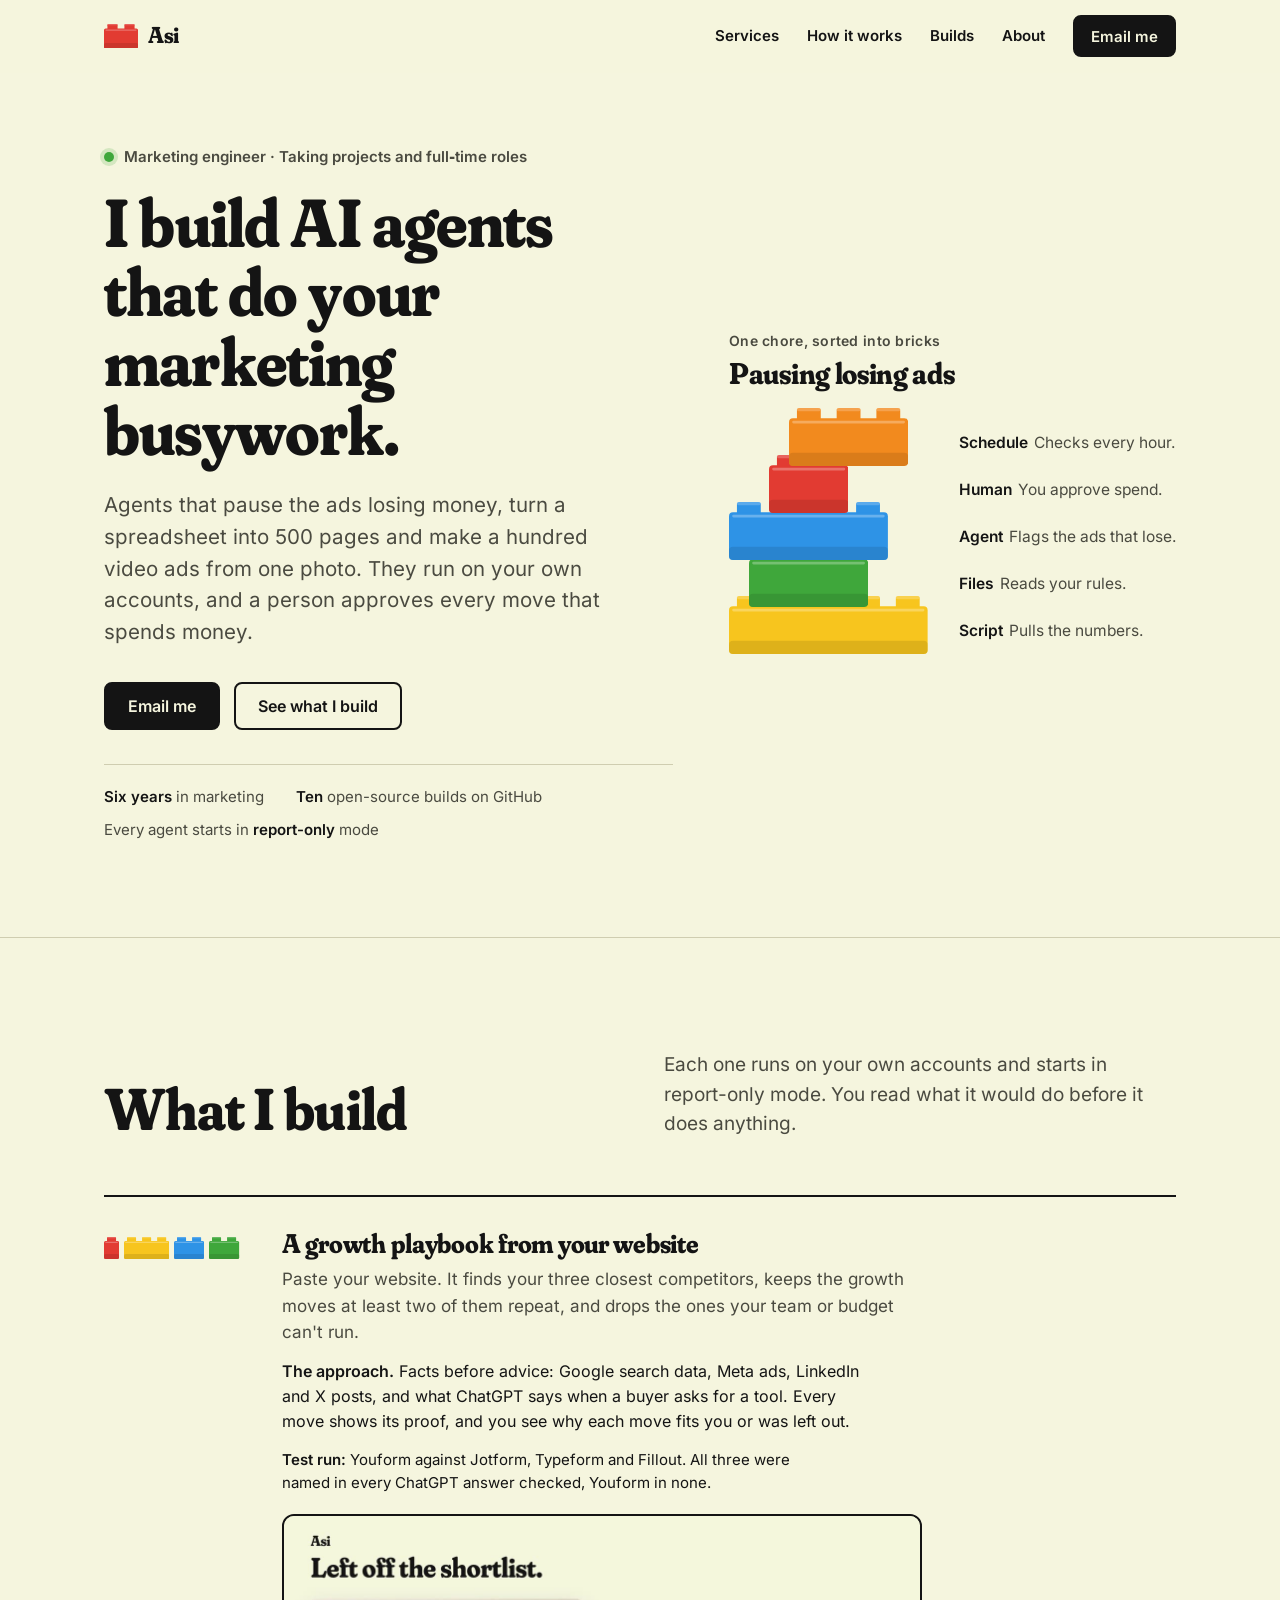
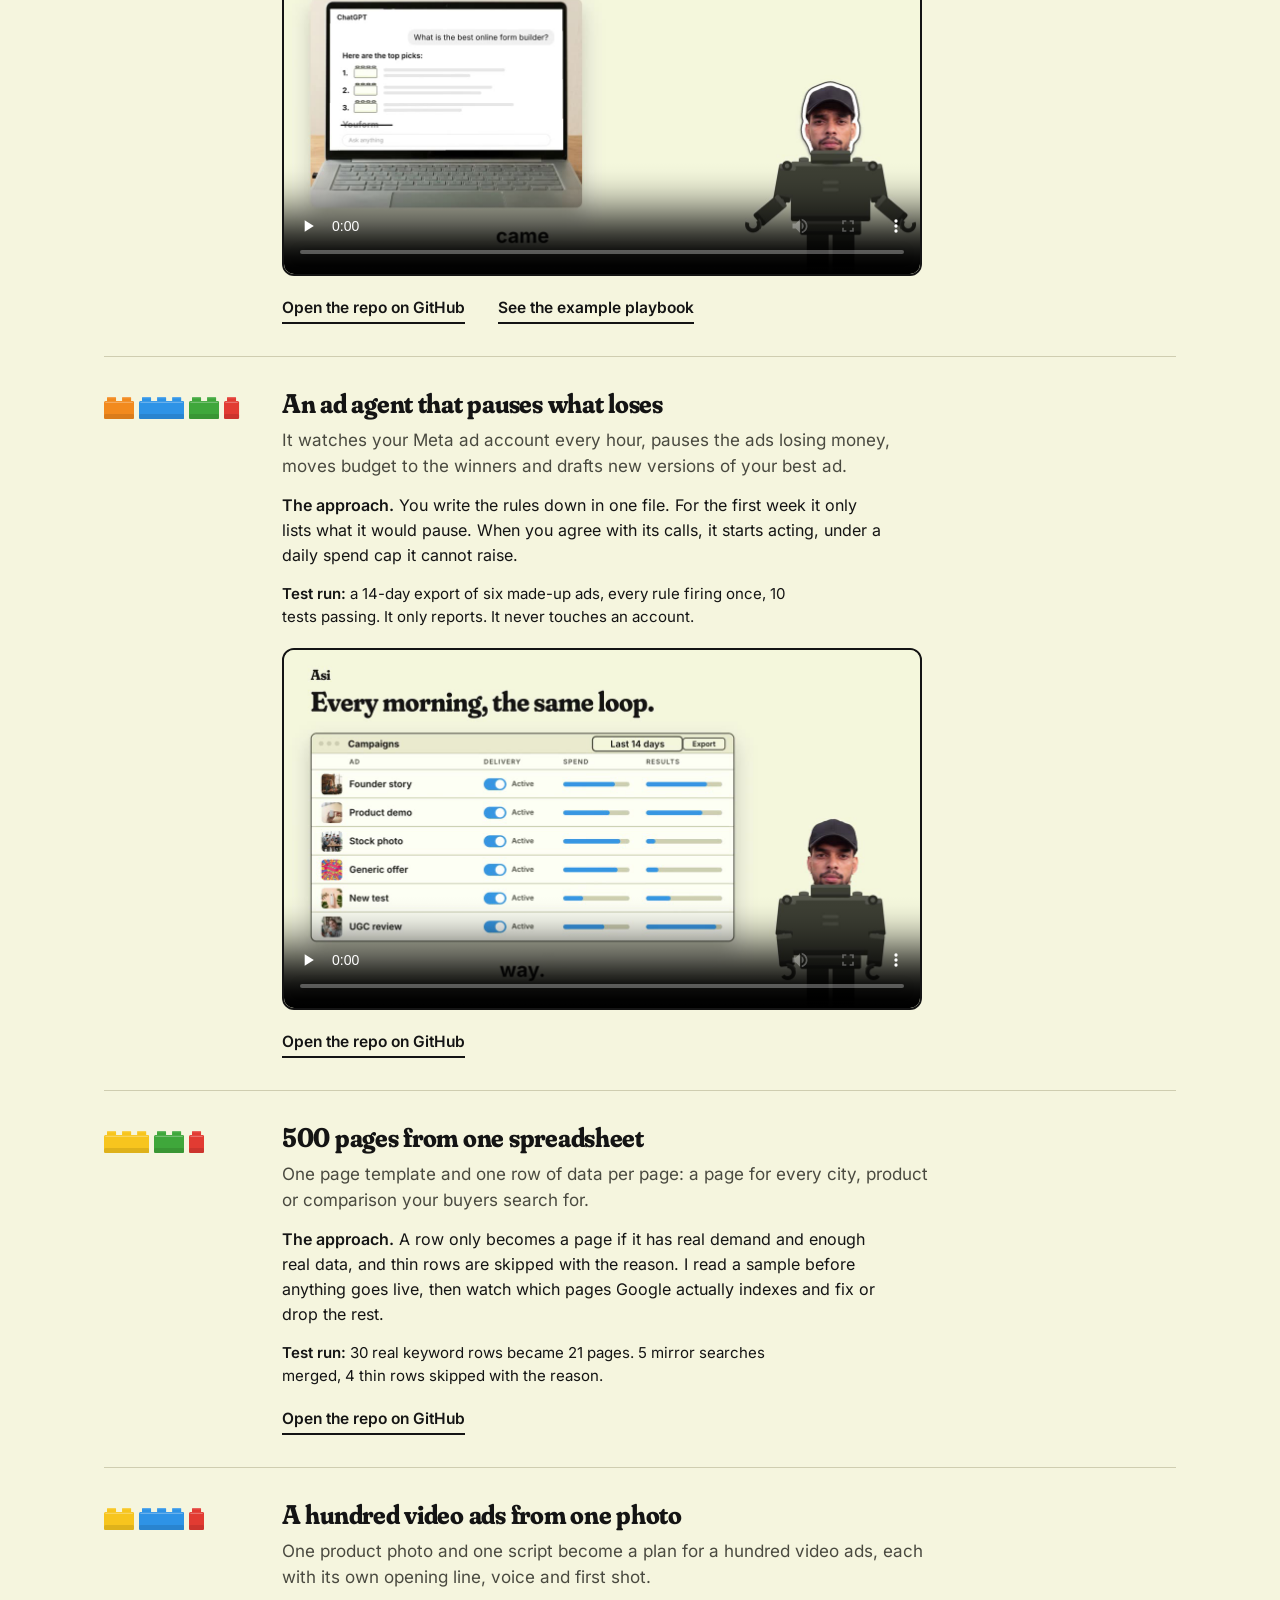
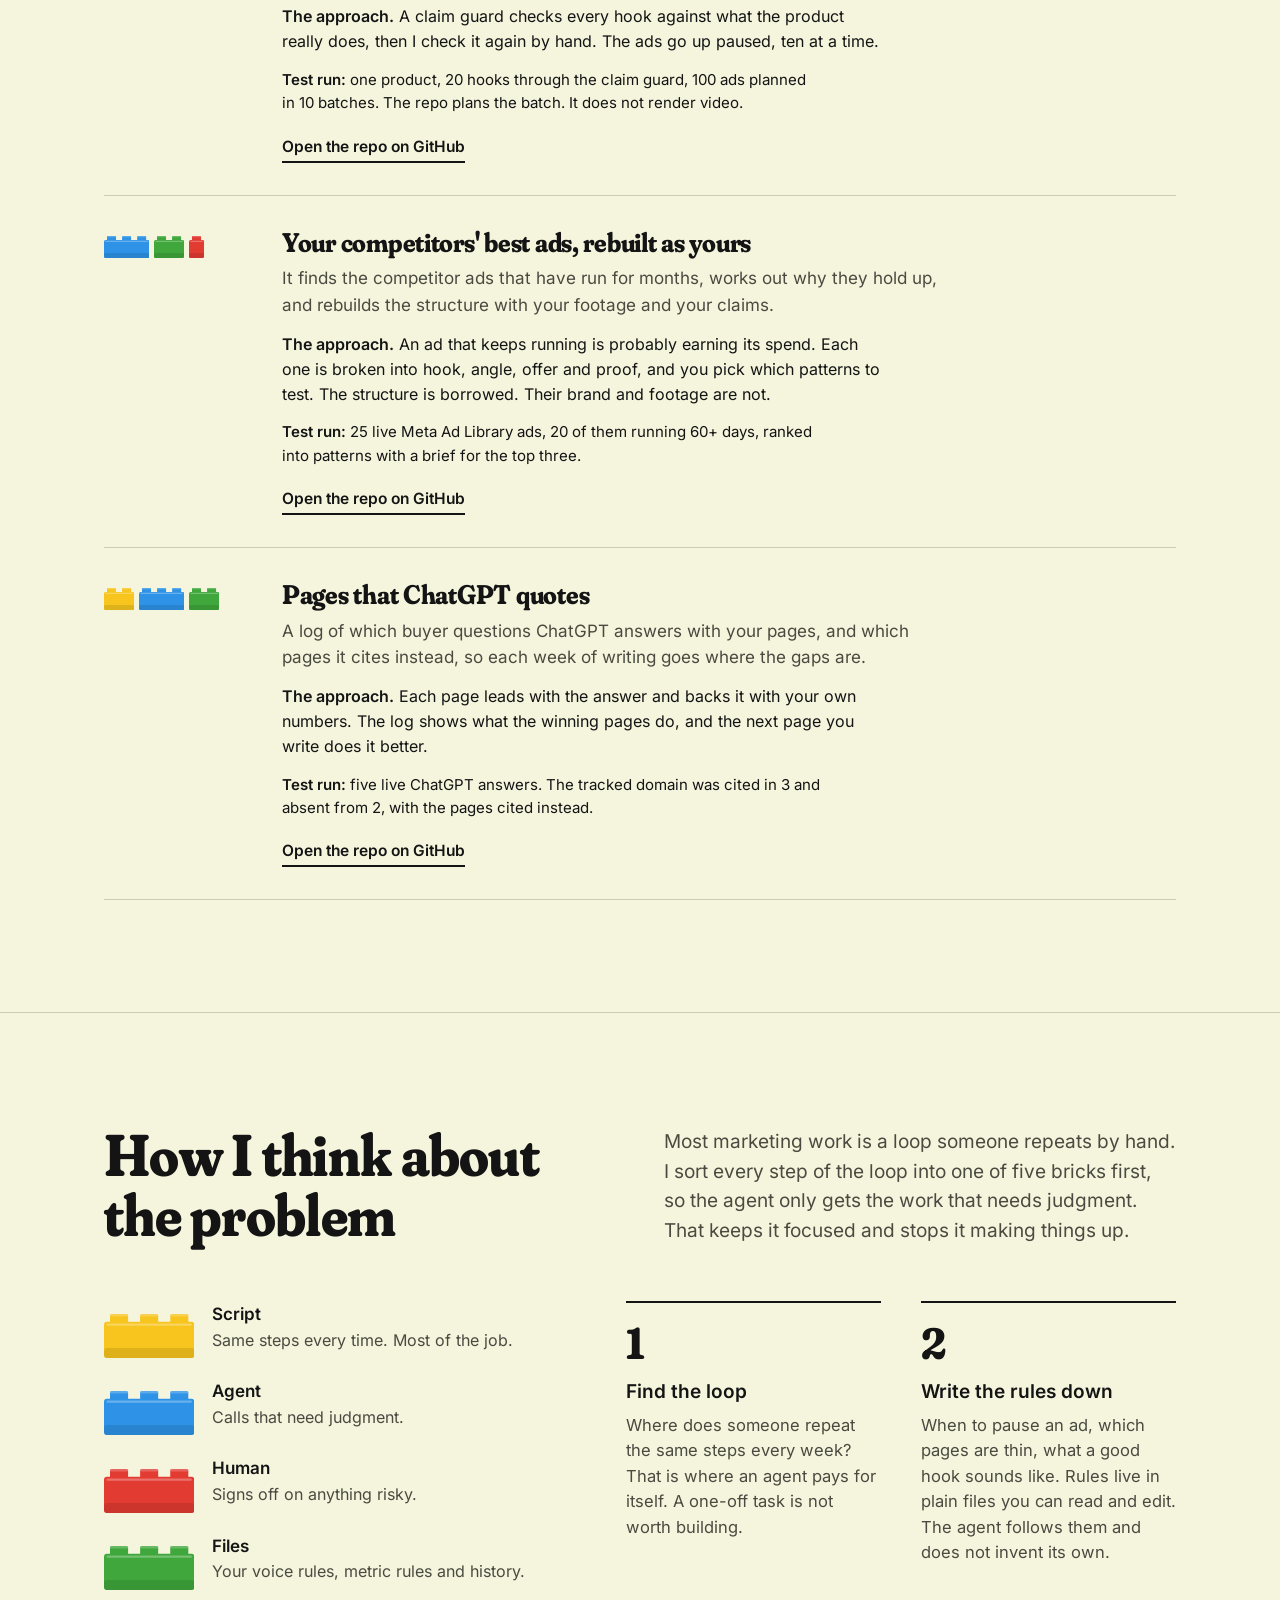
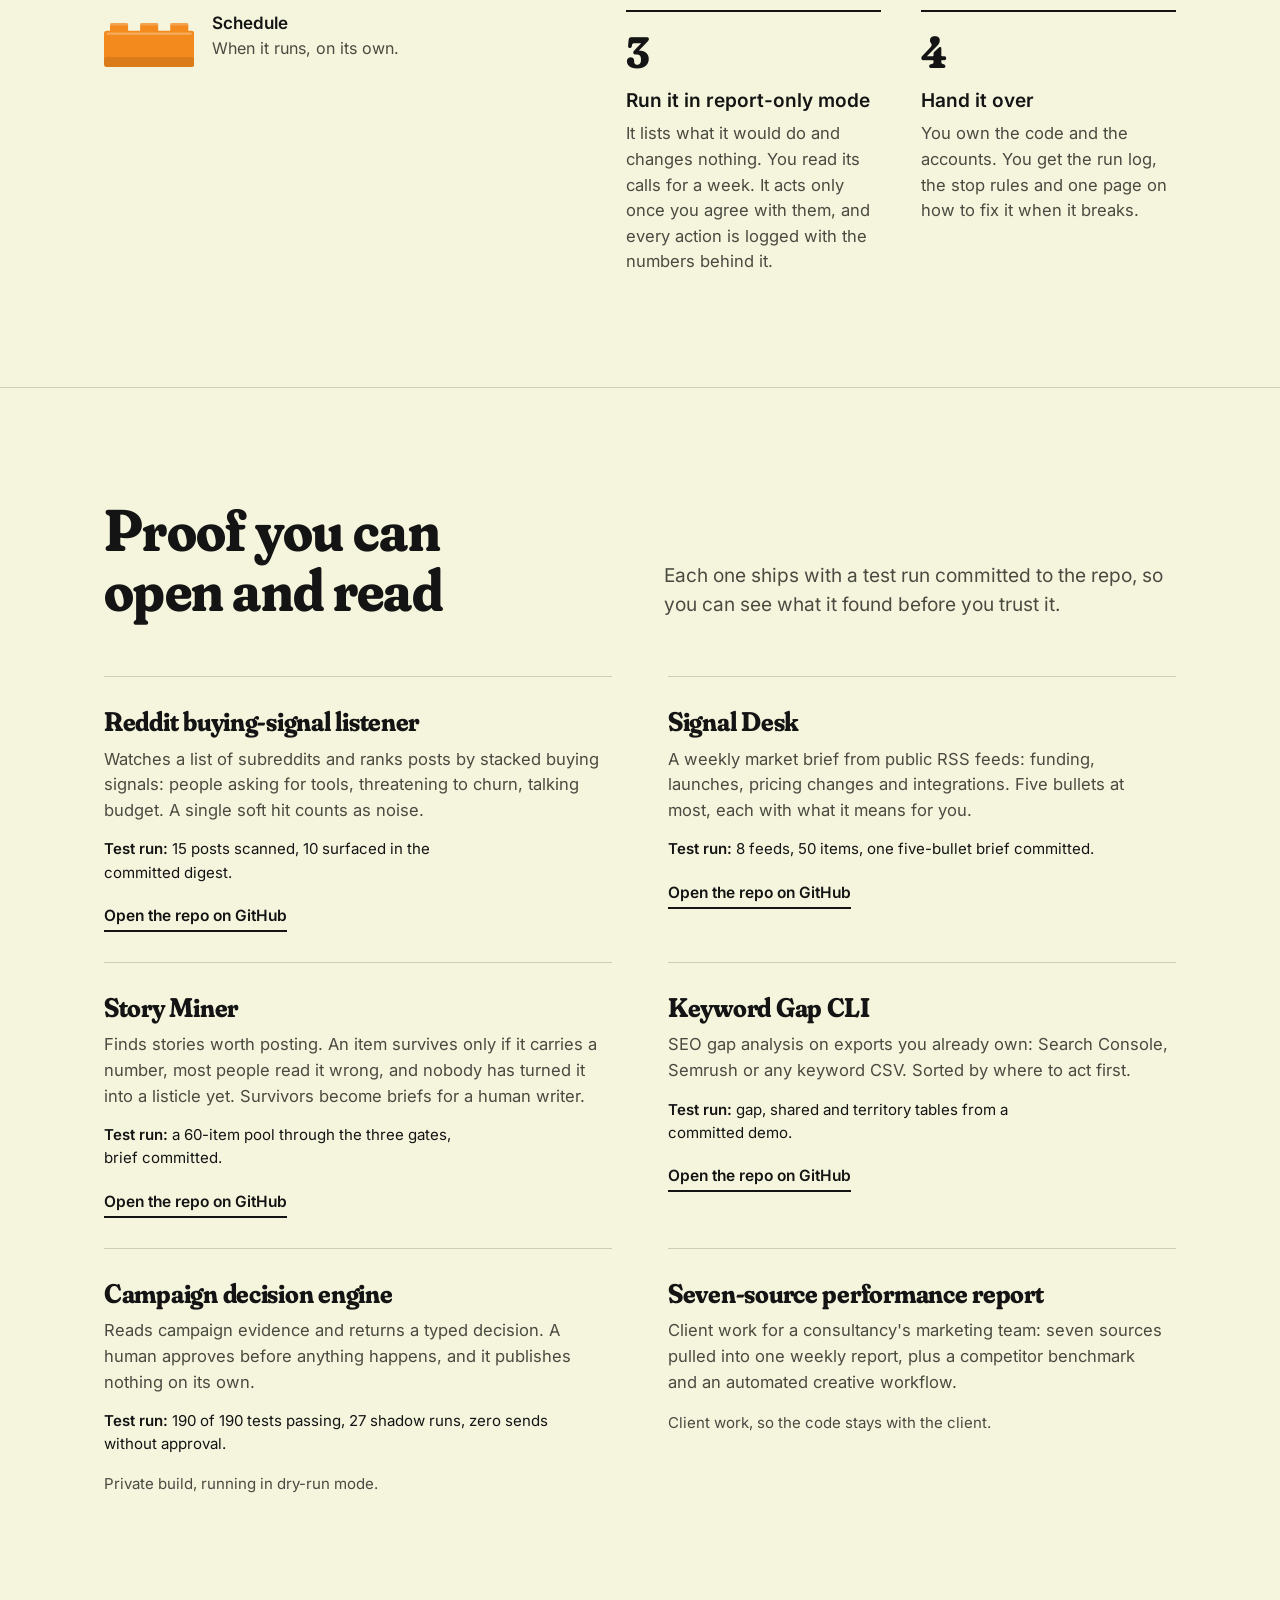
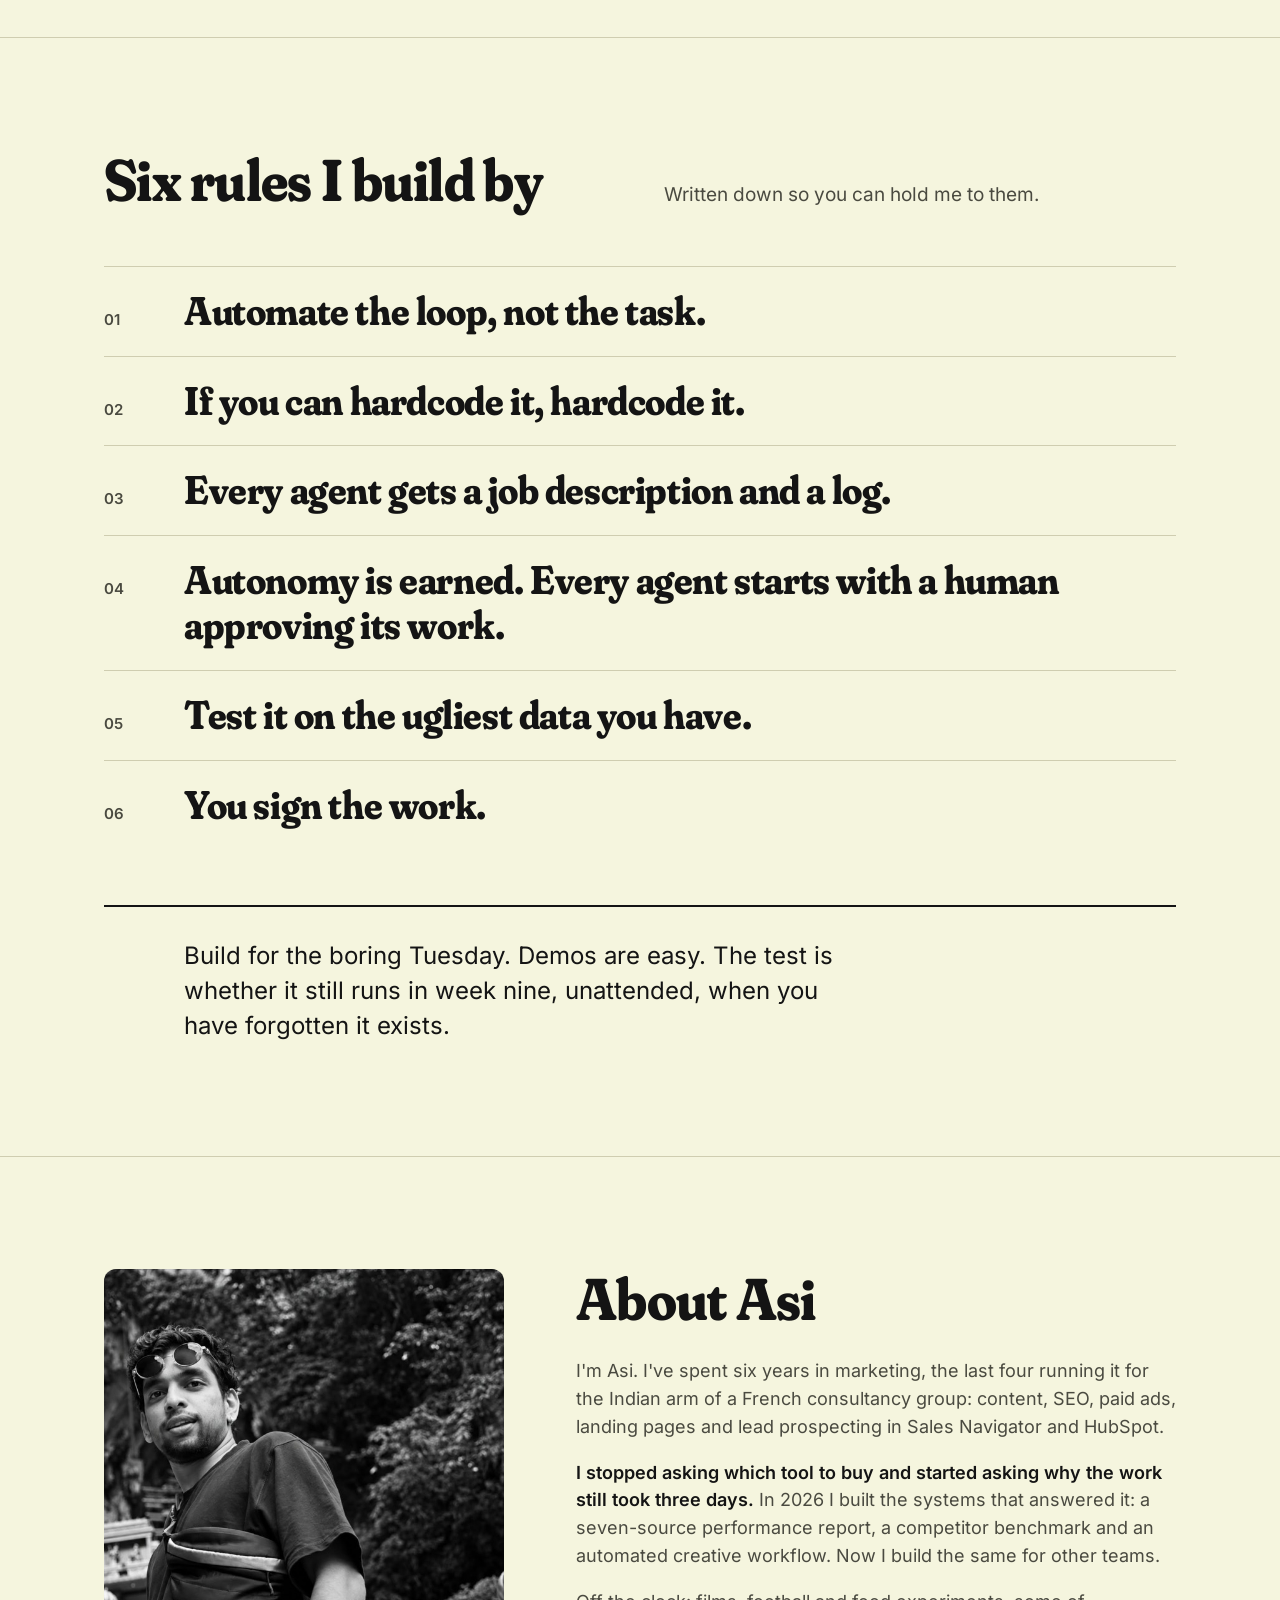
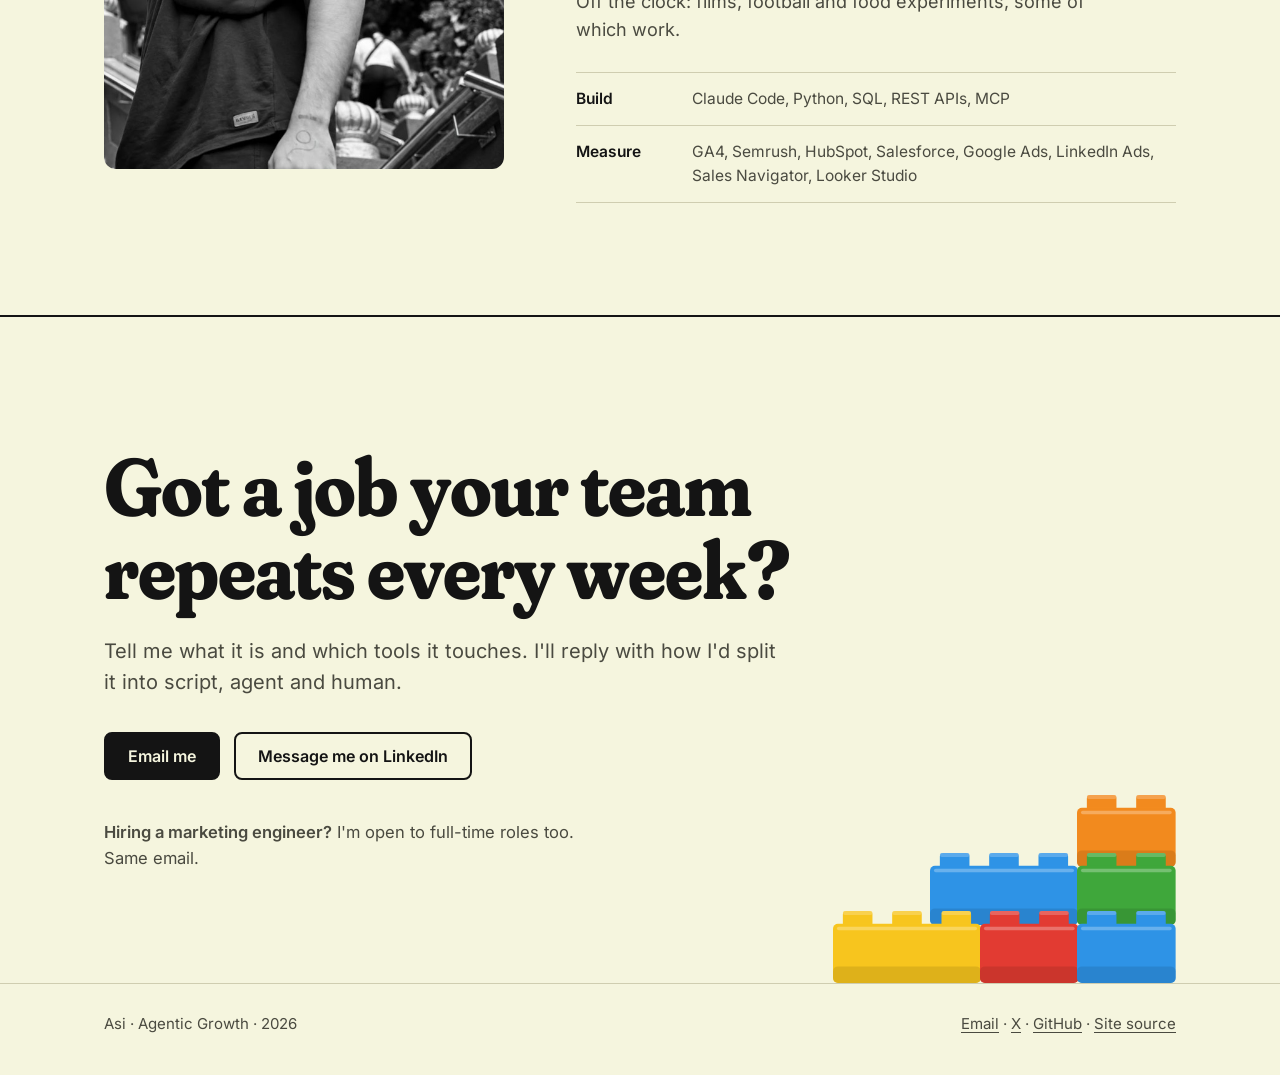
<file: index.html>
<!DOCTYPE html>
<html lang="en">
<head>
<meta charset="utf-8">
<meta name="viewport" content="width=device-width, initial-scale=1">
<title>Asi · AI agents for marketing teams</title>
<meta name="description" content="I build AI agents for marketing: ones that pause losing ads, turn a spreadsheet into 500 pages and make video ads in bulk. Built on your own accounts, handed over working.">
<meta property="og:title" content="Asi · AI agents for marketing teams">
<meta property="og:description" content="I build AI agents that do your marketing busywork: ad agents, search pages, video ads. Built on your accounts.">
<meta property="og:image" content="https://assisdevassy.com/og.png">
<meta property="og:type" content="website">
<meta name="twitter:card" content="summary_large_image">
<meta name="twitter:site" content="@_a31d_">
<meta name="theme-color" content="#F5F5DE">
<link rel="canonical" href="https://assisdevassy.com/">
<link rel="icon" type="image/png" sizes="32x32" href="favicon-32.png">
<link rel="apple-touch-icon" sizes="180x180" href="favicon-180.png">
<link rel="icon" type="image/png" sizes="512x512" href="favicon-512.png">
<link rel="preload" href="fonts/fraunces-latin-full-normal.woff2" as="font" type="font/woff2" crossorigin>
<style>
@font-face{font-family:"Fraunces";src:url(fonts/fraunces-latin-full-normal.woff2) format("woff2");font-weight:100 900;font-display:swap}
@font-face{font-family:"Inter";src:url(fonts/inter-latin-400-normal.woff2) format("woff2");font-weight:400;font-display:swap}
@font-face{font-family:"Inter";src:url(fonts/inter-latin-600-normal.woff2) format("woff2");font-weight:600;font-display:swap}
:root{
  --cream:#F5F5DE; --cream-deep:#E9E8CC; --hairline:#CFCDB0;
  --ink:#141414; --ink-2:#4A4A40;
  --y:#F7C51E; --b:#2E93E6; --r:#E23B32; --g:#3FA73B; --o:#F28A1E;
  --display:"Cooper BT","Cooper Std","Fraunces",Georgia,serif;
  --text:"Inter",system-ui,-apple-system,sans-serif;
  --edge:clamp(20px,5vw,72px);
}
*,*::before,*::after{box-sizing:border-box;margin:0;padding:0}
html{scroll-behavior:smooth;scroll-padding-top:84px}
body{background:var(--cream);color:var(--ink);font-family:var(--text);font-size:18px;line-height:1.55;-webkit-font-smoothing:antialiased;text-rendering:optimizeLegibility}
::selection{background:var(--y);color:var(--ink)}
a{color:inherit}
img,svg{display:block}
h1,h2,h3{text-wrap:balance}
p,li{text-wrap:pretty}
.mark{white-space:nowrap}
.wrap{max-width:1200px;margin:0 auto;padding:0 var(--edge)}
.d{font-family:var(--display);font-weight:700;font-variation-settings:"SOFT" 100,"WONK" 0,"opsz" 144;letter-spacing:-.012em;line-height:1.02}
.skip{position:absolute;left:12px;top:-60px;background:var(--ink);color:var(--cream);padding:10px 14px;border-radius:6px;z-index:50}
.skip:focus{top:12px}
:focus-visible{outline:3px solid var(--b);outline-offset:3px;border-radius:4px}

/* nav */
.nav{position:sticky;top:0;z-index:20;background:rgba(245,245,222,.94);backdrop-filter:saturate(1.2) blur(6px);border-bottom:1px solid transparent;transition:border-color .2s}
.nav.scrolled{border-bottom-color:var(--hairline)}
.nav .wrap{display:flex;align-items:center;justify-content:space-between;gap:24px;height:72px}
.mark{display:flex;align-items:center;gap:10px;text-decoration:none;font-size:23px}
.mark .brick{width:34px;height:auto}
.links{display:flex;align-items:center;gap:28px;font-size:15px;font-weight:600}
.links a:not(.btn){text-decoration:none;background:linear-gradient(var(--ink),var(--ink)) 0 100%/0 2px no-repeat;padding:6px 0;transition:background-size .2s}
.links a:not(.btn):hover{background-size:100% 2px}

/* buttons */
.btn{display:inline-flex;align-items:center;justify-content:center;gap:8px;min-height:48px;padding:0 22px;border-radius:8px;font:600 16px/1 var(--text);text-decoration:none;border:2px solid var(--ink);transition:transform .12s,background-color .12s,color .12s}
.btn:hover{transform:translateY(-2px)}
.btn:active{transform:translateY(0)}
.btn.solid{background:var(--ink);color:var(--cream)}
.btn.solid:hover{background:#000}
.btn.line{background:transparent;color:var(--ink)}
.btn.line:hover{background:var(--ink);color:var(--cream)}
.nav .btn{min-height:42px;padding:0 16px;font-size:15px}

/* hero */
.hero{padding:72px 0 96px}
.hero .wrap{display:grid;grid-template-columns:1.15fr .85fr;gap:56px;align-items:center}
.eyebrow{font-size:15px;font-weight:600;color:var(--ink-2);display:flex;align-items:center;gap:10px}
.eyebrow i{width:10px;height:10px;border-radius:50%;background:var(--g);box-shadow:0 0 0 4px rgba(63,167,59,.18)}
.hero h1{font-size:clamp(42px,5.3vw,74px);margin:20px 0 24px;max-width:14ch}
.hero .sub{font-size:clamp(18px,1.6vw,21px);color:var(--ink-2);max-width:40ch}
.ctas{display:flex;flex-wrap:wrap;gap:14px;margin-top:34px}
.facts{margin-top:34px;padding-top:20px;border-top:1px solid var(--hairline);display:flex;flex-wrap:wrap;gap:10px 32px;font-size:15px;color:var(--ink-2)}
.facts b{color:var(--ink);font-weight:600}

/* the chore stack */
.stack{justify-self:end;width:100%;max-width:560px}
.stack h2{font:600 14px/1.3 var(--text);color:var(--ink-2);margin-bottom:26px;letter-spacing:.02em}
.stack h2 b{display:block;font-family:var(--display);font-weight:700;font-variation-settings:"SOFT" 100,"opsz" 144;font-size:30px;color:var(--ink);letter-spacing:-.01em;margin-top:4px}
.row{position:relative;display:grid;grid-template-columns:214px 1fr;align-items:center;gap:16px;margin-top:-11px}
.row .brick{height:58px;width:auto;margin-left:var(--x,0)}
.row p{font-size:15.5px;line-height:1.3;color:var(--ink-2);white-space:nowrap;padding-top:12px}
.row p b{color:var(--ink);font-weight:600;margin-right:6px}
@media (prefers-reduced-motion:no-preference){
  .row{animation:drop .55s cubic-bezier(.2,.9,.25,1.15) both;animation-delay:calc(var(--i) * 140ms + 200ms)}
  @keyframes drop{from{opacity:0;transform:translateY(-46px)}to{opacity:1;transform:none}}
}

/* sections */
section.s{padding:112px 0;border-top:1px solid var(--hairline)}
.shead{display:grid;grid-template-columns:1fr 1fr;gap:48px;align-items:end;margin-bottom:56px}
.shead h2{font-size:clamp(36px,4.6vw,60px);max-width:14ch}
.shead p{color:var(--ink-2);max-width:44ch;font-size:19px}

/* offers */
.offers{border-top:2px solid var(--ink)}
.offer{display:grid;grid-template-columns:150px 1fr;gap:28px;align-items:start;padding:32px 0;border-bottom:1px solid var(--hairline)}
.mini{padding-top:8px;display:flex;flex-wrap:wrap;gap:4px 5px;align-items:flex-end}
.mini .brick{height:22px;width:auto}
.offer h3{font-family:var(--display);font-weight:700;font-variation-settings:"SOFT" 100,"opsz" 144;font-size:27px;letter-spacing:-.01em;line-height:1.1}
.offer p{color:var(--ink-2);font-size:17px;margin-top:8px;max-width:60ch}
.offer .how{color:var(--ink);font-size:16px;margin-top:14px}
.offer .how b{font-weight:600}
.vid{margin-top:20px;max-width:640px}
.vid video{display:block;width:100%;height:auto;border:2px solid var(--ink);border-radius:12px;background:var(--cream-deep,#E9E8CC)}
.vid .tall{display:none}

/* method */
.method{display:grid;grid-template-columns:.9fr 1.1fr;gap:72px}
.legend{display:flex;flex-direction:column;gap:20px}
.legend div{display:flex;align-items:flex-end;gap:18px}
.legend .brick{height:44px;width:auto;flex:none}
.legend p{font-size:16px;color:var(--ink-2);padding-bottom:6px}
.legend p b{display:block;color:var(--ink);font-size:17px}
.steps{list-style:none;counter-reset:s;display:grid;grid-template-columns:1fr 1fr;gap:44px 40px}
.steps li{counter-increment:s;border-top:2px solid var(--ink);padding-top:18px}
.steps li::before{content:counter(s);font-family:var(--display);font-weight:700;font-variation-settings:"SOFT" 100,"opsz" 144;font-size:44px;line-height:1;display:block;margin-bottom:12px}
.steps h3{font-size:19px;font-weight:600;margin-bottom:6px}
.steps p{color:var(--ink-2);font-size:16.5px}

/* builds */
.builds{display:grid;grid-template-columns:1fr 1fr;gap:0 56px}
.build{padding:30px 0;border-top:1px solid var(--hairline);display:flex;flex-direction:column}
.build h3{font-family:var(--display);font-weight:700;font-variation-settings:"SOFT" 100,"opsz" 144;font-size:27px;letter-spacing:-.01em;line-height:1.1}
.build p{color:var(--ink-2);font-size:16.5px;margin-top:10px;max-width:50ch}
.build .proof,.offer .proof{margin-top:14px;font-size:15px;color:var(--ink)}
.build .proof b,.offer .proof b{font-weight:600}
.build .go,.offer .go{margin-top:16px;font-weight:600;font-size:15.5px;text-decoration:none;display:inline-flex;align-self:flex-start;background:linear-gradient(var(--ink),var(--ink)) 0 100%/100% 2px no-repeat;padding:4px 0}
.build .go:hover,.offer .go:hover{background-size:0 2px}
.offer .go{margin-right:28px}
.build .tag{margin-top:16px;font-size:15px;color:var(--ink-2)}

/* rules */
.rules{list-style:none;counter-reset:r}
.rules li{counter-increment:r;display:grid;grid-template-columns:80px 1fr;align-items:baseline;padding:22px 0;border-top:1px solid var(--hairline)}
.rules li::before{content:counter(r,decimal-leading-zero);font-size:15px;font-weight:600;color:var(--ink-2)}
.rules li span{font-family:var(--display);font-weight:700;font-variation-settings:"SOFT" 100,"opsz" 144;font-size:clamp(26px,3.2vw,40px);line-height:1.12;letter-spacing:-.01em}
.tuesday{margin-top:56px;display:grid;grid-template-columns:80px 1fr;padding-top:32px;border-top:2px solid var(--ink)}
.tuesday p{font-size:clamp(20px,2vw,24px);max-width:46ch;line-height:1.45}

/* about */
.about{display:grid;grid-template-columns:.8fr 1.2fr;gap:72px;align-items:start}
.about img{width:100%;height:auto;border-radius:12px;aspect-ratio:4/5;object-fit:cover}
.about h2{font-size:clamp(36px,4.6vw,60px);margin-bottom:28px}
.about p{font-size:18px;color:var(--ink-2);max-width:56ch;margin-bottom:18px}
.about p strong{color:var(--ink);font-weight:600}
.tools{margin-top:28px;border-top:1px solid var(--hairline)}
.tools div{display:grid;grid-template-columns:100px 1fr;gap:16px;padding:14px 0;border-bottom:1px solid var(--hairline);font-size:15.5px}
.tools b{font-weight:600}
.tools span{color:var(--ink-2)}

/* close */
.close{padding:128px 0 112px;border-top:2px solid var(--ink);position:relative;overflow:hidden}
.close h2{font-size:clamp(44px,6.4vw,84px);max-width:15ch}
.close p{font-size:20px;color:var(--ink-2);max-width:52ch;margin-top:24px}
.close .roles{margin-top:40px;font-size:16.5px}
.close .roles b{font-weight:600}
.wall{position:absolute;right:var(--edge);bottom:-112px;display:flex;flex-direction:column;align-items:flex-end;pointer-events:none}
.wall div{display:flex;margin-top:-14px}
.wall .brick{height:72px;width:auto;margin-left:-1px}
.close .wrap{position:relative}

footer{border-top:1px solid var(--hairline);padding:28px 0 40px;font-size:15px;color:var(--ink-2)}
footer .wrap{display:flex;justify-content:space-between;flex-wrap:wrap;gap:12px 28px}
footer a{text-underline-offset:3px}

/* tablet */
@media (max-width:1024px){
  .hero .wrap{grid-template-columns:1fr;gap:64px}
  .stack{justify-self:start}
  .close h2,.close p{max-width:none}
  .offer{grid-template-columns:120px 1fr 150px}
  .method,.about{grid-template-columns:1fr;gap:56px}
  .about img{max-width:420px}
  .wall{opacity:.35}
}
/* phone */
@media (max-width:720px){
  body{font-size:17px}
  .links a:not(.btn){display:none}
  .hero{padding:44px 0 72px}
  .ctas .btn{flex:1 1 100%}
  section.s{padding:80px 0}
  .shead{grid-template-columns:1fr;gap:16px;margin-bottom:40px}
  .offer{grid-template-columns:1fr;gap:10px;padding:24px 0}
  .vid .wide{display:none}
  .vid .tall{display:block;max-width:420px}
      .nav .long{display:none}
  .mark{font-size:21px}
    .steps,.builds{grid-template-columns:1fr}
  .rules li,.tuesday{grid-template-columns:48px 1fr}
  .stack h2 b{font-size:26px}
  .row{grid-template-columns:122px 1fr;gap:10px;margin-top:-4px}
  .row .brick{height:34px;margin-left:calc(var(--x,0) / 3)}
  .row p{font-size:13.5px;line-height:1.12;padding-top:6px;white-space:nowrap}
  .row p b{display:block;margin:0}
  .wall{display:none}
  .close{padding:88px 0}
}
</style>
</head>
<body>
<a class="skip" href="#main">Skip to content</a>

<header class="nav" id="nav">
  <div class="wrap">
    <a class="mark d" href="#top" aria-label="Asi, back to top"><svg class="brick" viewBox="0 0 60 43.8" width="60" height="43.8" aria-hidden="true" focusable="false"><rect x="6.0" y="0" width="18.0" height="10.8" rx="2.1" fill="#E23B32"/><rect x="6.0" y="0" width="18.0" height="2.4" rx="1.2" fill="#eb7670" opacity=".7"/><rect x="36.0" y="0" width="18.0" height="10.8" rx="2.1" fill="#E23B32"/><rect x="36.0" y="0" width="18.0" height="2.4" rx="1.2" fill="#eb7670" opacity=".7"/><rect y="7.8" width="60.0" height="36.0" rx="3.0" fill="#E23B32"/><rect y="33.7" width="60.0" height="10.1" rx="3.0" fill="#b93029" opacity=".55"/><rect x="2.4" y="9.6" width="55.2" height="2.1" rx="1.1" fill="#fff" opacity=".28"/></svg>Asi</a>
    <nav class="links" aria-label="Primary">
      <a href="#offers">Services</a>
      <a href="#method">How it works</a>
      <a href="#builds">Builds</a>
      <a href="#about">About</a>
      <a class="btn solid" href="mailto:assisdevassy@gmail.com?subject=A%20chore%20for%20you">Email me</a>
    </nav>
  </div>
</header>

<main id="main">

<section class="hero" id="top">
  <div class="wrap">
    <div>
      <p class="eyebrow"><i aria-hidden="true"></i>Marketing engineer · Taking projects and full‑time roles</p>
      <h1 class="d">I build AI agents that do your marketing busywork.</h1>
      <p class="sub">Agents that pause the ads losing money, turn a spreadsheet into 500 pages and make a hundred video ads from one photo. They run on your own accounts, and a person approves every move that spends money.</p>
      <div class="ctas">
        <a class="btn solid" href="mailto:assisdevassy@gmail.com?subject=Hello%20Asi">Email me</a>
        <a class="btn line" href="#offers">See what I build</a>
      </div>
      <p class="facts"><span><b>Six years</b> in marketing</span><span><b>Ten</b> open-source builds on GitHub</span><span>Every agent starts in <b>report-only</b> mode</span></p>
    </div>

    <div class="stack" role="img" aria-label="An ad account that pauses losing ads, split into its parts: a script pulls the numbers, your rules sit in a file, an agent flags the ads that lose, you approve any spend, and it checks every hour.">
      <h2>One chore, sorted into bricks<b>Pausing losing ads</b></h2>
      <div class="row" style="--i:4;z-index:5;--x:60px"><svg class="brick" viewBox="0 0 120 58.4" width="120" height="58.4" aria-hidden="true" focusable="false"><rect x="8.0" y="0" width="24.0" height="14.4" rx="2.8" fill="#F28A1E"/><rect x="8.0" y="0" width="24.0" height="3.2" rx="1.6" fill="#f6ad62" opacity=".7"/><rect x="48.0" y="0" width="24.0" height="14.4" rx="2.8" fill="#F28A1E"/><rect x="48.0" y="0" width="24.0" height="3.2" rx="1.6" fill="#f6ad62" opacity=".7"/><rect x="88.0" y="0" width="24.0" height="14.4" rx="2.8" fill="#F28A1E"/><rect x="88.0" y="0" width="24.0" height="3.2" rx="1.6" fill="#f6ad62" opacity=".7"/><rect y="10.4" width="120.0" height="48.0" rx="4.0" fill="#F28A1E"/><rect y="45.0" width="120.0" height="13.4" rx="4.0" fill="#c67119" opacity=".55"/><rect x="3.2" y="12.8" width="113.6" height="2.8" rx="1.4" fill="#fff" opacity=".28"/></svg><p><b>Schedule</b>Checks every hour.</p></div>
      <div class="row" style="--i:3;z-index:4;--x:40px"><svg class="brick" viewBox="0 0 80 58.4" width="80" height="58.4" aria-hidden="true" focusable="false"><rect x="8.0" y="0" width="24.0" height="14.4" rx="2.8" fill="#E23B32"/><rect x="8.0" y="0" width="24.0" height="3.2" rx="1.6" fill="#eb7670" opacity=".7"/><rect x="48.0" y="0" width="24.0" height="14.4" rx="2.8" fill="#E23B32"/><rect x="48.0" y="0" width="24.0" height="3.2" rx="1.6" fill="#eb7670" opacity=".7"/><rect y="10.4" width="80.0" height="48.0" rx="4.0" fill="#E23B32"/><rect y="45.0" width="80.0" height="13.4" rx="4.0" fill="#b93029" opacity=".55"/><rect x="3.2" y="12.8" width="73.6" height="2.8" rx="1.4" fill="#fff" opacity=".28"/></svg><p><b>Human</b>You approve spend.</p></div>
      <div class="row" style="--i:2;z-index:3"><svg class="brick" viewBox="0 0 160 58.4" width="160" height="58.4" aria-hidden="true" focusable="false"><rect x="8.0" y="0" width="24.0" height="14.4" rx="2.8" fill="#2E93E6"/><rect x="8.0" y="0" width="24.0" height="3.2" rx="1.6" fill="#6db3ee" opacity=".7"/><rect x="48.0" y="0" width="24.0" height="14.4" rx="2.8" fill="#2E93E6"/><rect x="48.0" y="0" width="24.0" height="3.2" rx="1.6" fill="#6db3ee" opacity=".7"/><rect x="88.0" y="0" width="24.0" height="14.4" rx="2.8" fill="#2E93E6"/><rect x="88.0" y="0" width="24.0" height="3.2" rx="1.6" fill="#6db3ee" opacity=".7"/><rect x="128.0" y="0" width="24.0" height="14.4" rx="2.8" fill="#2E93E6"/><rect x="128.0" y="0" width="24.0" height="3.2" rx="1.6" fill="#6db3ee" opacity=".7"/><rect y="10.4" width="160.0" height="48.0" rx="4.0" fill="#2E93E6"/><rect y="45.0" width="160.0" height="13.4" rx="4.0" fill="#2679bd" opacity=".55"/><rect x="3.2" y="12.8" width="153.6" height="2.8" rx="1.4" fill="#fff" opacity=".28"/></svg><p><b>Agent</b>Flags the ads that lose.</p></div>
      <div class="row" style="--i:1;z-index:2;--x:20px"><svg class="brick" viewBox="0 0 120 58.4" width="120" height="58.4" aria-hidden="true" focusable="false"><rect x="8.0" y="0" width="24.0" height="14.4" rx="2.8" fill="#3FA73B"/><rect x="8.0" y="0" width="24.0" height="3.2" rx="1.6" fill="#79c176" opacity=".7"/><rect x="48.0" y="0" width="24.0" height="14.4" rx="2.8" fill="#3FA73B"/><rect x="48.0" y="0" width="24.0" height="3.2" rx="1.6" fill="#79c176" opacity=".7"/><rect x="88.0" y="0" width="24.0" height="14.4" rx="2.8" fill="#3FA73B"/><rect x="88.0" y="0" width="24.0" height="3.2" rx="1.6" fill="#79c176" opacity=".7"/><rect y="10.4" width="120.0" height="48.0" rx="4.0" fill="#3FA73B"/><rect y="45.0" width="120.0" height="13.4" rx="4.0" fill="#348930" opacity=".55"/><rect x="3.2" y="12.8" width="113.6" height="2.8" rx="1.4" fill="#fff" opacity=".28"/></svg><p><b>Files</b>Reads your rules.</p></div>
      <div class="row" style="--i:0;z-index:1"><svg class="brick" viewBox="0 0 200 58.4" width="200" height="58.4" aria-hidden="true" focusable="false"><rect x="8.0" y="0" width="24.0" height="14.4" rx="2.8" fill="#F7C51E"/><rect x="8.0" y="0" width="24.0" height="3.2" rx="1.6" fill="#f9d662" opacity=".7"/><rect x="48.0" y="0" width="24.0" height="14.4" rx="2.8" fill="#F7C51E"/><rect x="48.0" y="0" width="24.0" height="3.2" rx="1.6" fill="#f9d662" opacity=".7"/><rect x="88.0" y="0" width="24.0" height="14.4" rx="2.8" fill="#F7C51E"/><rect x="88.0" y="0" width="24.0" height="3.2" rx="1.6" fill="#f9d662" opacity=".7"/><rect x="128.0" y="0" width="24.0" height="14.4" rx="2.8" fill="#F7C51E"/><rect x="128.0" y="0" width="24.0" height="3.2" rx="1.6" fill="#f9d662" opacity=".7"/><rect x="168.0" y="0" width="24.0" height="14.4" rx="2.8" fill="#F7C51E"/><rect x="168.0" y="0" width="24.0" height="3.2" rx="1.6" fill="#f9d662" opacity=".7"/><rect y="10.4" width="200.0" height="48.0" rx="4.0" fill="#F7C51E"/><rect y="45.0" width="200.0" height="13.4" rx="4.0" fill="#cba219" opacity=".55"/><rect x="3.2" y="12.8" width="193.6" height="2.8" rx="1.4" fill="#fff" opacity=".28"/></svg><p><b>Script</b>Pulls the numbers.</p></div>
    </div>
  </div>
</section>

<section class="s" id="offers">
  <div class="wrap">
    <div class="shead">
      <h2 class="d">What I build</h2>
      <p>Each one runs on your own accounts and starts in report-only mode. You read what it would do before it does anything.</p>
    </div>

    <div class="offers">
      <article class="offer">
        <div class="mini" aria-label="Built from human, script, agent and files bricks"><svg class="brick" viewBox="0 0 20 29.2" width="20" height="29.2" aria-hidden="true" focusable="false"><rect x="4.0" y="0" width="12.0" height="7.2" rx="1.4" fill="#E23B32"/><rect x="4.0" y="0" width="12.0" height="1.6" rx="0.8" fill="#eb7670" opacity=".7"/><rect y="5.2" width="20.0" height="24.0" rx="2.0" fill="#E23B32"/><rect y="22.5" width="20.0" height="6.7" rx="2.0" fill="#b93029" opacity=".55"/><rect x="1.6" y="6.4" width="16.8" height="1.4" rx="0.7" fill="#fff" opacity=".28"/></svg><svg class="brick" viewBox="0 0 60 29.2" width="60" height="29.2" aria-hidden="true" focusable="false"><rect x="4.0" y="0" width="12.0" height="7.2" rx="1.4" fill="#F7C51E"/><rect x="4.0" y="0" width="12.0" height="1.6" rx="0.8" fill="#f9d662" opacity=".7"/><rect x="24.0" y="0" width="12.0" height="7.2" rx="1.4" fill="#F7C51E"/><rect x="24.0" y="0" width="12.0" height="1.6" rx="0.8" fill="#f9d662" opacity=".7"/><rect x="44.0" y="0" width="12.0" height="7.2" rx="1.4" fill="#F7C51E"/><rect x="44.0" y="0" width="12.0" height="1.6" rx="0.8" fill="#f9d662" opacity=".7"/><rect y="5.2" width="60.0" height="24.0" rx="2.0" fill="#F7C51E"/><rect y="22.5" width="60.0" height="6.7" rx="2.0" fill="#cba219" opacity=".55"/><rect x="1.6" y="6.4" width="56.8" height="1.4" rx="0.7" fill="#fff" opacity=".28"/></svg><svg class="brick" viewBox="0 0 40 29.2" width="40" height="29.2" aria-hidden="true" focusable="false"><rect x="4.0" y="0" width="12.0" height="7.2" rx="1.4" fill="#2E93E6"/><rect x="4.0" y="0" width="12.0" height="1.6" rx="0.8" fill="#6db3ee" opacity=".7"/><rect x="24.0" y="0" width="12.0" height="7.2" rx="1.4" fill="#2E93E6"/><rect x="24.0" y="0" width="12.0" height="1.6" rx="0.8" fill="#6db3ee" opacity=".7"/><rect y="5.2" width="40.0" height="24.0" rx="2.0" fill="#2E93E6"/><rect y="22.5" width="40.0" height="6.7" rx="2.0" fill="#2679bd" opacity=".55"/><rect x="1.6" y="6.4" width="36.8" height="1.4" rx="0.7" fill="#fff" opacity=".28"/></svg><svg class="brick" viewBox="0 0 40 29.2" width="40" height="29.2" aria-hidden="true" focusable="false"><rect x="4.0" y="0" width="12.0" height="7.2" rx="1.4" fill="#3FA73B"/><rect x="4.0" y="0" width="12.0" height="1.6" rx="0.8" fill="#79c176" opacity=".7"/><rect x="24.0" y="0" width="12.0" height="7.2" rx="1.4" fill="#3FA73B"/><rect x="24.0" y="0" width="12.0" height="1.6" rx="0.8" fill="#79c176" opacity=".7"/><rect y="5.2" width="40.0" height="24.0" rx="2.0" fill="#3FA73B"/><rect y="22.5" width="40.0" height="6.7" rx="2.0" fill="#348930" opacity=".55"/><rect x="1.6" y="6.4" width="36.8" height="1.4" rx="0.7" fill="#fff" opacity=".28"/></svg></div>
        <div>
          <h3>A growth playbook from your website</h3>
          <p>Paste your website. It finds your three closest competitors, keeps the growth moves at least two of them repeat, and drops the ones your team or budget can't run.</p>
          <p class="how"><b>The approach.</b> Facts before advice: Google search data, Meta ads, LinkedIn and X posts, and what ChatGPT says when a buyer asks for a tool. Every move shows its proof, and you see why each move fits you or was left out.</p>
          <p class="proof"><b>Test run:</b> Youform against Jotform, Typeform and Fillout. All three were named in every ChatGPT answer checked, Youform in none.</p>
          <figure class="vid"><video class="wide" controls preload="none" playsinline width="1920" height="1080" poster="video/growth-playbook-16x9.jpg" aria-label="Video: how the growth playbook agent works"><source src="video/growth-playbook-16x9.mp4" type="video/mp4"></video><video class="tall" controls preload="none" playsinline width="1080" height="1350" poster="video/growth-playbook-4x5.jpg" aria-label="Video: how the growth playbook agent works"><source src="video/growth-playbook-4x5.mp4" type="video/mp4"></video></figure>
          <a class="go" href="https://github.com/assisDevassy/growth-playbook-agent" target="_blank" rel="noopener">Open the repo on GitHub</a>
          <a class="go" href="https://htmlpreview.github.io/?https://github.com/assisDevassy/growth-playbook-agent/blob/main/examples/youform/playbook.html" target="_blank" rel="noopener">See the example playbook</a>
        </div>
      </article>
      <article class="offer">
        <div class="mini" aria-label="Built from schedule, agent, files and human bricks"><svg class="brick" viewBox="0 0 40 29.2" width="40" height="29.2" aria-hidden="true" focusable="false"><rect x="4.0" y="0" width="12.0" height="7.2" rx="1.4" fill="#F28A1E"/><rect x="4.0" y="0" width="12.0" height="1.6" rx="0.8" fill="#f6ad62" opacity=".7"/><rect x="24.0" y="0" width="12.0" height="7.2" rx="1.4" fill="#F28A1E"/><rect x="24.0" y="0" width="12.0" height="1.6" rx="0.8" fill="#f6ad62" opacity=".7"/><rect y="5.2" width="40.0" height="24.0" rx="2.0" fill="#F28A1E"/><rect y="22.5" width="40.0" height="6.7" rx="2.0" fill="#c67119" opacity=".55"/><rect x="1.6" y="6.4" width="36.8" height="1.4" rx="0.7" fill="#fff" opacity=".28"/></svg><svg class="brick" viewBox="0 0 60 29.2" width="60" height="29.2" aria-hidden="true" focusable="false"><rect x="4.0" y="0" width="12.0" height="7.2" rx="1.4" fill="#2E93E6"/><rect x="4.0" y="0" width="12.0" height="1.6" rx="0.8" fill="#6db3ee" opacity=".7"/><rect x="24.0" y="0" width="12.0" height="7.2" rx="1.4" fill="#2E93E6"/><rect x="24.0" y="0" width="12.0" height="1.6" rx="0.8" fill="#6db3ee" opacity=".7"/><rect x="44.0" y="0" width="12.0" height="7.2" rx="1.4" fill="#2E93E6"/><rect x="44.0" y="0" width="12.0" height="1.6" rx="0.8" fill="#6db3ee" opacity=".7"/><rect y="5.2" width="60.0" height="24.0" rx="2.0" fill="#2E93E6"/><rect y="22.5" width="60.0" height="6.7" rx="2.0" fill="#2679bd" opacity=".55"/><rect x="1.6" y="6.4" width="56.8" height="1.4" rx="0.7" fill="#fff" opacity=".28"/></svg><svg class="brick" viewBox="0 0 40 29.2" width="40" height="29.2" aria-hidden="true" focusable="false"><rect x="4.0" y="0" width="12.0" height="7.2" rx="1.4" fill="#3FA73B"/><rect x="4.0" y="0" width="12.0" height="1.6" rx="0.8" fill="#79c176" opacity=".7"/><rect x="24.0" y="0" width="12.0" height="7.2" rx="1.4" fill="#3FA73B"/><rect x="24.0" y="0" width="12.0" height="1.6" rx="0.8" fill="#79c176" opacity=".7"/><rect y="5.2" width="40.0" height="24.0" rx="2.0" fill="#3FA73B"/><rect y="22.5" width="40.0" height="6.7" rx="2.0" fill="#348930" opacity=".55"/><rect x="1.6" y="6.4" width="36.8" height="1.4" rx="0.7" fill="#fff" opacity=".28"/></svg><svg class="brick" viewBox="0 0 20 29.2" width="20" height="29.2" aria-hidden="true" focusable="false"><rect x="4.0" y="0" width="12.0" height="7.2" rx="1.4" fill="#E23B32"/><rect x="4.0" y="0" width="12.0" height="1.6" rx="0.8" fill="#eb7670" opacity=".7"/><rect y="5.2" width="20.0" height="24.0" rx="2.0" fill="#E23B32"/><rect y="22.5" width="20.0" height="6.7" rx="2.0" fill="#b93029" opacity=".55"/><rect x="1.6" y="6.4" width="16.8" height="1.4" rx="0.7" fill="#fff" opacity=".28"/></svg></div>
        <div>
          <h3>An ad agent that pauses what loses</h3>
          <p>It watches your Meta ad account every hour, pauses the ads losing money, moves budget to the winners and drafts new versions of your best ad.</p>
          <p class="how"><b>The approach.</b> You write the rules down in one file. For the first week it only lists what it would pause. When you agree with its calls, it starts acting, under a daily spend cap it cannot raise.</p>
          <p class="proof"><b>Test run:</b> a 14-day export of six made-up ads, every rule firing once, 10 tests passing. It only reports. It never touches an account.</p>
          <figure class="vid"><video class="wide" controls preload="none" playsinline width="1920" height="1080" poster="video/ad-pause-agent-16x9.jpg" aria-label="Video: how the ad agent that pauses what loses works"><source src="video/ad-pause-agent-16x9.mp4" type="video/mp4"></video><video class="tall" controls preload="none" playsinline width="1080" height="1350" poster="video/ad-pause-agent-4x5.jpg" aria-label="Video: how the ad agent that pauses what loses works"><source src="video/ad-pause-agent-4x5.mp4" type="video/mp4"></video></figure>
          <a class="go" href="https://github.com/assisDevassy/ad-pause-agent" target="_blank" rel="noopener">Open the repo on GitHub</a>
        </div>
      </article>
      <article class="offer">
        <div class="mini" aria-label="Built from script, files and human bricks"><svg class="brick" viewBox="0 0 60 29.2" width="60" height="29.2" aria-hidden="true" focusable="false"><rect x="4.0" y="0" width="12.0" height="7.2" rx="1.4" fill="#F7C51E"/><rect x="4.0" y="0" width="12.0" height="1.6" rx="0.8" fill="#f9d662" opacity=".7"/><rect x="24.0" y="0" width="12.0" height="7.2" rx="1.4" fill="#F7C51E"/><rect x="24.0" y="0" width="12.0" height="1.6" rx="0.8" fill="#f9d662" opacity=".7"/><rect x="44.0" y="0" width="12.0" height="7.2" rx="1.4" fill="#F7C51E"/><rect x="44.0" y="0" width="12.0" height="1.6" rx="0.8" fill="#f9d662" opacity=".7"/><rect y="5.2" width="60.0" height="24.0" rx="2.0" fill="#F7C51E"/><rect y="22.5" width="60.0" height="6.7" rx="2.0" fill="#cba219" opacity=".55"/><rect x="1.6" y="6.4" width="56.8" height="1.4" rx="0.7" fill="#fff" opacity=".28"/></svg><svg class="brick" viewBox="0 0 40 29.2" width="40" height="29.2" aria-hidden="true" focusable="false"><rect x="4.0" y="0" width="12.0" height="7.2" rx="1.4" fill="#3FA73B"/><rect x="4.0" y="0" width="12.0" height="1.6" rx="0.8" fill="#79c176" opacity=".7"/><rect x="24.0" y="0" width="12.0" height="7.2" rx="1.4" fill="#3FA73B"/><rect x="24.0" y="0" width="12.0" height="1.6" rx="0.8" fill="#79c176" opacity=".7"/><rect y="5.2" width="40.0" height="24.0" rx="2.0" fill="#3FA73B"/><rect y="22.5" width="40.0" height="6.7" rx="2.0" fill="#348930" opacity=".55"/><rect x="1.6" y="6.4" width="36.8" height="1.4" rx="0.7" fill="#fff" opacity=".28"/></svg><svg class="brick" viewBox="0 0 20 29.2" width="20" height="29.2" aria-hidden="true" focusable="false"><rect x="4.0" y="0" width="12.0" height="7.2" rx="1.4" fill="#E23B32"/><rect x="4.0" y="0" width="12.0" height="1.6" rx="0.8" fill="#eb7670" opacity=".7"/><rect y="5.2" width="20.0" height="24.0" rx="2.0" fill="#E23B32"/><rect y="22.5" width="20.0" height="6.7" rx="2.0" fill="#b93029" opacity=".55"/><rect x="1.6" y="6.4" width="16.8" height="1.4" rx="0.7" fill="#fff" opacity=".28"/></svg></div>
        <div>
          <h3>500 pages from one spreadsheet</h3>
          <p>One page template and one row of data per page: a page for every city, product or comparison your buyers search for.</p>
          <p class="how"><b>The approach.</b> A row only becomes a page if it has real demand and enough real data, and thin rows are skipped with the reason. I read a sample before anything goes live, then watch which pages Google actually indexes and fix or drop the rest.</p>
          <p class="proof"><b>Test run:</b> 30 real keyword rows became 21 pages. 5 mirror searches merged, 4 thin rows skipped with the reason.</p>
          <a class="go" href="https://github.com/assisDevassy/sheet-to-pages" target="_blank" rel="noopener">Open the repo on GitHub</a>
        </div>
      </article>
      <article class="offer">
        <div class="mini" aria-label="Built from script, agent and human bricks"><svg class="brick" viewBox="0 0 40 29.2" width="40" height="29.2" aria-hidden="true" focusable="false"><rect x="4.0" y="0" width="12.0" height="7.2" rx="1.4" fill="#F7C51E"/><rect x="4.0" y="0" width="12.0" height="1.6" rx="0.8" fill="#f9d662" opacity=".7"/><rect x="24.0" y="0" width="12.0" height="7.2" rx="1.4" fill="#F7C51E"/><rect x="24.0" y="0" width="12.0" height="1.6" rx="0.8" fill="#f9d662" opacity=".7"/><rect y="5.2" width="40.0" height="24.0" rx="2.0" fill="#F7C51E"/><rect y="22.5" width="40.0" height="6.7" rx="2.0" fill="#cba219" opacity=".55"/><rect x="1.6" y="6.4" width="36.8" height="1.4" rx="0.7" fill="#fff" opacity=".28"/></svg><svg class="brick" viewBox="0 0 60 29.2" width="60" height="29.2" aria-hidden="true" focusable="false"><rect x="4.0" y="0" width="12.0" height="7.2" rx="1.4" fill="#2E93E6"/><rect x="4.0" y="0" width="12.0" height="1.6" rx="0.8" fill="#6db3ee" opacity=".7"/><rect x="24.0" y="0" width="12.0" height="7.2" rx="1.4" fill="#2E93E6"/><rect x="24.0" y="0" width="12.0" height="1.6" rx="0.8" fill="#6db3ee" opacity=".7"/><rect x="44.0" y="0" width="12.0" height="7.2" rx="1.4" fill="#2E93E6"/><rect x="44.0" y="0" width="12.0" height="1.6" rx="0.8" fill="#6db3ee" opacity=".7"/><rect y="5.2" width="60.0" height="24.0" rx="2.0" fill="#2E93E6"/><rect y="22.5" width="60.0" height="6.7" rx="2.0" fill="#2679bd" opacity=".55"/><rect x="1.6" y="6.4" width="56.8" height="1.4" rx="0.7" fill="#fff" opacity=".28"/></svg><svg class="brick" viewBox="0 0 20 29.2" width="20" height="29.2" aria-hidden="true" focusable="false"><rect x="4.0" y="0" width="12.0" height="7.2" rx="1.4" fill="#E23B32"/><rect x="4.0" y="0" width="12.0" height="1.6" rx="0.8" fill="#eb7670" opacity=".7"/><rect y="5.2" width="20.0" height="24.0" rx="2.0" fill="#E23B32"/><rect y="22.5" width="20.0" height="6.7" rx="2.0" fill="#b93029" opacity=".55"/><rect x="1.6" y="6.4" width="16.8" height="1.4" rx="0.7" fill="#fff" opacity=".28"/></svg></div>
        <div>
          <h3>A hundred video ads from one photo</h3>
          <p>One product photo and one script become a plan for a hundred video ads, each with its own opening line, voice and first shot.</p>
          <p class="how"><b>The approach.</b> A claim guard checks every hook against what the product really does, then I check it again by hand. The ads go up paused, ten at a time.</p>
          <p class="proof"><b>Test run:</b> one product, 20 hooks through the claim guard, 100 ads planned in 10 batches. The repo plans the batch. It does not render video.</p>
          <a class="go" href="https://github.com/assisDevassy/hook-batch" target="_blank" rel="noopener">Open the repo on GitHub</a>
        </div>
      </article>
      <article class="offer">
        <div class="mini" aria-label="Built from agent, files and human bricks"><svg class="brick" viewBox="0 0 60 29.2" width="60" height="29.2" aria-hidden="true" focusable="false"><rect x="4.0" y="0" width="12.0" height="7.2" rx="1.4" fill="#2E93E6"/><rect x="4.0" y="0" width="12.0" height="1.6" rx="0.8" fill="#6db3ee" opacity=".7"/><rect x="24.0" y="0" width="12.0" height="7.2" rx="1.4" fill="#2E93E6"/><rect x="24.0" y="0" width="12.0" height="1.6" rx="0.8" fill="#6db3ee" opacity=".7"/><rect x="44.0" y="0" width="12.0" height="7.2" rx="1.4" fill="#2E93E6"/><rect x="44.0" y="0" width="12.0" height="1.6" rx="0.8" fill="#6db3ee" opacity=".7"/><rect y="5.2" width="60.0" height="24.0" rx="2.0" fill="#2E93E6"/><rect y="22.5" width="60.0" height="6.7" rx="2.0" fill="#2679bd" opacity=".55"/><rect x="1.6" y="6.4" width="56.8" height="1.4" rx="0.7" fill="#fff" opacity=".28"/></svg><svg class="brick" viewBox="0 0 40 29.2" width="40" height="29.2" aria-hidden="true" focusable="false"><rect x="4.0" y="0" width="12.0" height="7.2" rx="1.4" fill="#3FA73B"/><rect x="4.0" y="0" width="12.0" height="1.6" rx="0.8" fill="#79c176" opacity=".7"/><rect x="24.0" y="0" width="12.0" height="7.2" rx="1.4" fill="#3FA73B"/><rect x="24.0" y="0" width="12.0" height="1.6" rx="0.8" fill="#79c176" opacity=".7"/><rect y="5.2" width="40.0" height="24.0" rx="2.0" fill="#3FA73B"/><rect y="22.5" width="40.0" height="6.7" rx="2.0" fill="#348930" opacity=".55"/><rect x="1.6" y="6.4" width="36.8" height="1.4" rx="0.7" fill="#fff" opacity=".28"/></svg><svg class="brick" viewBox="0 0 20 29.2" width="20" height="29.2" aria-hidden="true" focusable="false"><rect x="4.0" y="0" width="12.0" height="7.2" rx="1.4" fill="#E23B32"/><rect x="4.0" y="0" width="12.0" height="1.6" rx="0.8" fill="#eb7670" opacity=".7"/><rect y="5.2" width="20.0" height="24.0" rx="2.0" fill="#E23B32"/><rect y="22.5" width="20.0" height="6.7" rx="2.0" fill="#b93029" opacity=".55"/><rect x="1.6" y="6.4" width="16.8" height="1.4" rx="0.7" fill="#fff" opacity=".28"/></svg></div>
        <div>
          <h3>Your competitors' best ads, rebuilt as yours</h3>
          <p>It finds the competitor ads that have run for months, works out why they hold up, and rebuilds the structure with your footage and your claims.</p>
          <p class="how"><b>The approach.</b> An ad that keeps running is probably earning its spend. Each one is broken into hook, angle, offer and proof, and you pick which patterns to test. The structure is borrowed. Their brand and footage are not.</p>
          <p class="proof"><b>Test run:</b> 25 live Meta Ad Library ads, 20 of them running 60+ days, ranked into patterns with a brief for the top three.</p>
          <a class="go" href="https://github.com/assisDevassy/winning-ads" target="_blank" rel="noopener">Open the repo on GitHub</a>
        </div>
      </article>
      <article class="offer">
        <div class="mini" aria-label="Built from script, agent and files bricks"><svg class="brick" viewBox="0 0 40 29.2" width="40" height="29.2" aria-hidden="true" focusable="false"><rect x="4.0" y="0" width="12.0" height="7.2" rx="1.4" fill="#F7C51E"/><rect x="4.0" y="0" width="12.0" height="1.6" rx="0.8" fill="#f9d662" opacity=".7"/><rect x="24.0" y="0" width="12.0" height="7.2" rx="1.4" fill="#F7C51E"/><rect x="24.0" y="0" width="12.0" height="1.6" rx="0.8" fill="#f9d662" opacity=".7"/><rect y="5.2" width="40.0" height="24.0" rx="2.0" fill="#F7C51E"/><rect y="22.5" width="40.0" height="6.7" rx="2.0" fill="#cba219" opacity=".55"/><rect x="1.6" y="6.4" width="36.8" height="1.4" rx="0.7" fill="#fff" opacity=".28"/></svg><svg class="brick" viewBox="0 0 60 29.2" width="60" height="29.2" aria-hidden="true" focusable="false"><rect x="4.0" y="0" width="12.0" height="7.2" rx="1.4" fill="#2E93E6"/><rect x="4.0" y="0" width="12.0" height="1.6" rx="0.8" fill="#6db3ee" opacity=".7"/><rect x="24.0" y="0" width="12.0" height="7.2" rx="1.4" fill="#2E93E6"/><rect x="24.0" y="0" width="12.0" height="1.6" rx="0.8" fill="#6db3ee" opacity=".7"/><rect x="44.0" y="0" width="12.0" height="7.2" rx="1.4" fill="#2E93E6"/><rect x="44.0" y="0" width="12.0" height="1.6" rx="0.8" fill="#6db3ee" opacity=".7"/><rect y="5.2" width="60.0" height="24.0" rx="2.0" fill="#2E93E6"/><rect y="22.5" width="60.0" height="6.7" rx="2.0" fill="#2679bd" opacity=".55"/><rect x="1.6" y="6.4" width="56.8" height="1.4" rx="0.7" fill="#fff" opacity=".28"/></svg><svg class="brick" viewBox="0 0 40 29.2" width="40" height="29.2" aria-hidden="true" focusable="false"><rect x="4.0" y="0" width="12.0" height="7.2" rx="1.4" fill="#3FA73B"/><rect x="4.0" y="0" width="12.0" height="1.6" rx="0.8" fill="#79c176" opacity=".7"/><rect x="24.0" y="0" width="12.0" height="7.2" rx="1.4" fill="#3FA73B"/><rect x="24.0" y="0" width="12.0" height="1.6" rx="0.8" fill="#79c176" opacity=".7"/><rect y="5.2" width="40.0" height="24.0" rx="2.0" fill="#3FA73B"/><rect y="22.5" width="40.0" height="6.7" rx="2.0" fill="#348930" opacity=".55"/><rect x="1.6" y="6.4" width="36.8" height="1.4" rx="0.7" fill="#fff" opacity=".28"/></svg></div>
        <div>
          <h3>Pages that ChatGPT quotes</h3>
          <p>A log of which buyer questions ChatGPT answers with your pages, and which pages it cites instead, so each week of writing goes where the gaps are.</p>
          <p class="how"><b>The approach.</b> Each page leads with the answer and backs it with your own numbers. The log shows what the winning pages do, and the next page you write does it better.</p>
          <p class="proof"><b>Test run:</b> five live ChatGPT answers. The tracked domain was cited in 3 and absent from 2, with the pages cited instead.</p>
          <a class="go" href="https://github.com/assisDevassy/citation-log" target="_blank" rel="noopener">Open the repo on GitHub</a>
        </div>
      </article>
    </div>
  </div>
</section>

<section class="s" id="method">
  <div class="wrap">
    <div class="shead">
      <h2 class="d">How I think about the problem</h2>
      <p>Most marketing work is a loop someone repeats by hand. I sort every step of the loop into one of five bricks first, so the agent only gets the work that needs judgment. That keeps it focused and stops it making things up.</p>
    </div>
    <div class="method">
      <div class="legend" aria-label="The five bricks">
        <div><svg class="brick" viewBox="0 0 108 52.6" width="108" height="52.6" aria-hidden="true" focusable="false"><rect x="7.2" y="0" width="21.6" height="13.0" rx="2.5" fill="#F7C51E"/><rect x="7.2" y="0" width="21.6" height="2.9" rx="1.4" fill="#f9d662" opacity=".7"/><rect x="43.2" y="0" width="21.6" height="13.0" rx="2.5" fill="#F7C51E"/><rect x="43.2" y="0" width="21.6" height="2.9" rx="1.4" fill="#f9d662" opacity=".7"/><rect x="79.2" y="0" width="21.6" height="13.0" rx="2.5" fill="#F7C51E"/><rect x="79.2" y="0" width="21.6" height="2.9" rx="1.4" fill="#f9d662" opacity=".7"/><rect y="9.4" width="108.0" height="43.2" rx="3.6" fill="#F7C51E"/><rect y="40.5" width="108.0" height="12.1" rx="3.6" fill="#cba219" opacity=".55"/><rect x="2.9" y="11.5" width="102.2" height="2.5" rx="1.3" fill="#fff" opacity=".28"/></svg><p><b>Script</b>Same steps every time. Most of the job.</p></div>
        <div><svg class="brick" viewBox="0 0 108 52.6" width="108" height="52.6" aria-hidden="true" focusable="false"><rect x="7.2" y="0" width="21.6" height="13.0" rx="2.5" fill="#2E93E6"/><rect x="7.2" y="0" width="21.6" height="2.9" rx="1.4" fill="#6db3ee" opacity=".7"/><rect x="43.2" y="0" width="21.6" height="13.0" rx="2.5" fill="#2E93E6"/><rect x="43.2" y="0" width="21.6" height="2.9" rx="1.4" fill="#6db3ee" opacity=".7"/><rect x="79.2" y="0" width="21.6" height="13.0" rx="2.5" fill="#2E93E6"/><rect x="79.2" y="0" width="21.6" height="2.9" rx="1.4" fill="#6db3ee" opacity=".7"/><rect y="9.4" width="108.0" height="43.2" rx="3.6" fill="#2E93E6"/><rect y="40.5" width="108.0" height="12.1" rx="3.6" fill="#2679bd" opacity=".55"/><rect x="2.9" y="11.5" width="102.2" height="2.5" rx="1.3" fill="#fff" opacity=".28"/></svg><p><b>Agent</b>Calls that need judgment.</p></div>
        <div><svg class="brick" viewBox="0 0 108 52.6" width="108" height="52.6" aria-hidden="true" focusable="false"><rect x="7.2" y="0" width="21.6" height="13.0" rx="2.5" fill="#E23B32"/><rect x="7.2" y="0" width="21.6" height="2.9" rx="1.4" fill="#eb7670" opacity=".7"/><rect x="43.2" y="0" width="21.6" height="13.0" rx="2.5" fill="#E23B32"/><rect x="43.2" y="0" width="21.6" height="2.9" rx="1.4" fill="#eb7670" opacity=".7"/><rect x="79.2" y="0" width="21.6" height="13.0" rx="2.5" fill="#E23B32"/><rect x="79.2" y="0" width="21.6" height="2.9" rx="1.4" fill="#eb7670" opacity=".7"/><rect y="9.4" width="108.0" height="43.2" rx="3.6" fill="#E23B32"/><rect y="40.5" width="108.0" height="12.1" rx="3.6" fill="#b93029" opacity=".55"/><rect x="2.9" y="11.5" width="102.2" height="2.5" rx="1.3" fill="#fff" opacity=".28"/></svg><p><b>Human</b>Signs off on anything risky.</p></div>
        <div><svg class="brick" viewBox="0 0 108 52.6" width="108" height="52.6" aria-hidden="true" focusable="false"><rect x="7.2" y="0" width="21.6" height="13.0" rx="2.5" fill="#3FA73B"/><rect x="7.2" y="0" width="21.6" height="2.9" rx="1.4" fill="#79c176" opacity=".7"/><rect x="43.2" y="0" width="21.6" height="13.0" rx="2.5" fill="#3FA73B"/><rect x="43.2" y="0" width="21.6" height="2.9" rx="1.4" fill="#79c176" opacity=".7"/><rect x="79.2" y="0" width="21.6" height="13.0" rx="2.5" fill="#3FA73B"/><rect x="79.2" y="0" width="21.6" height="2.9" rx="1.4" fill="#79c176" opacity=".7"/><rect y="9.4" width="108.0" height="43.2" rx="3.6" fill="#3FA73B"/><rect y="40.5" width="108.0" height="12.1" rx="3.6" fill="#348930" opacity=".55"/><rect x="2.9" y="11.5" width="102.2" height="2.5" rx="1.3" fill="#fff" opacity=".28"/></svg><p><b>Files</b>Your voice rules, metric rules and history.</p></div>
        <div><svg class="brick" viewBox="0 0 108 52.6" width="108" height="52.6" aria-hidden="true" focusable="false"><rect x="7.2" y="0" width="21.6" height="13.0" rx="2.5" fill="#F28A1E"/><rect x="7.2" y="0" width="21.6" height="2.9" rx="1.4" fill="#f6ad62" opacity=".7"/><rect x="43.2" y="0" width="21.6" height="13.0" rx="2.5" fill="#F28A1E"/><rect x="43.2" y="0" width="21.6" height="2.9" rx="1.4" fill="#f6ad62" opacity=".7"/><rect x="79.2" y="0" width="21.6" height="13.0" rx="2.5" fill="#F28A1E"/><rect x="79.2" y="0" width="21.6" height="2.9" rx="1.4" fill="#f6ad62" opacity=".7"/><rect y="9.4" width="108.0" height="43.2" rx="3.6" fill="#F28A1E"/><rect y="40.5" width="108.0" height="12.1" rx="3.6" fill="#c67119" opacity=".55"/><rect x="2.9" y="11.5" width="102.2" height="2.5" rx="1.3" fill="#fff" opacity=".28"/></svg><p><b>Schedule</b>When it runs, on its own.</p></div>
      </div>
      <ol class="steps">
        <li><h3>Find the loop</h3><p>Where does someone repeat the same steps every week? That is where an agent pays for itself. A one-off task is not worth building.</p></li>
        <li><h3>Write the rules down</h3><p>When to pause an ad, which pages are thin, what a good hook sounds like. Rules live in plain files you can read and edit. The agent follows them and does not invent its own.</p></li>
        <li><h3>Run it in report-only mode</h3><p>It lists what it would do and changes nothing. You read its calls for a week. It acts only once you agree with them, and every action is logged with the numbers behind it.</p></li>
        <li><h3>Hand it over</h3><p>You own the code and the accounts. You get the run log, the stop rules and one page on how to fix it when it breaks.</p></li>
      </ol>
    </div>
  </div>
</section>

<section class="s" id="builds">
  <div class="wrap">
    <div class="shead">
      <h2 class="d">Proof you can open and read</h2>
      <p>Each one ships with a test run committed to the repo, so you can see what it found before you trust it.</p>
    </div>
    <div class="builds">
      <article class="build">
        <h3>Reddit buying-signal listener</h3>
        <p>Watches a list of subreddits and ranks posts by stacked buying signals: people asking for tools, threatening to churn, talking budget. A single soft hit counts as noise.</p>
        <p class="proof"><b>Test run:</b> 15 posts scanned, 10 surfaced in the committed digest.</p>
        <a class="go" href="https://github.com/assisDevassy/signal-triage-social" target="_blank" rel="noopener">Open the repo on GitHub</a>
      </article>
      <article class="build">
        <h3>Signal Desk</h3>
        <p>A weekly market brief from public RSS feeds: funding, launches, pricing changes and integrations. Five bullets at most, each with what it means for you.</p>
        <p class="proof"><b>Test run:</b> 8 feeds, 50 items, one five-bullet brief committed.</p>
        <a class="go" href="https://github.com/assisDevassy/signal-desk" target="_blank" rel="noopener">Open the repo on GitHub</a>
      </article>
      <article class="build">
        <h3>Story Miner</h3>
        <p>Finds stories worth posting. An item survives only if it carries a number, most people read it wrong, and nobody has turned it into a listicle yet. Survivors become briefs for a human writer.</p>
        <p class="proof"><b>Test run:</b> a 60-item pool through the three gates, brief committed.</p>
        <a class="go" href="https://github.com/assisDevassy/story-miner" target="_blank" rel="noopener">Open the repo on GitHub</a>
      </article>
      <article class="build">
        <h3>Keyword Gap CLI</h3>
        <p>SEO gap analysis on exports you already own: Search Console, Semrush or any keyword CSV. Sorted by where to act first.</p>
        <p class="proof"><b>Test run:</b> gap, shared and territory tables from a committed demo.</p>
        <a class="go" href="https://github.com/assisDevassy/keyword-gap" target="_blank" rel="noopener">Open the repo on GitHub</a>
      </article>
      <article class="build">
        <h3>Campaign decision engine</h3>
        <p>Reads campaign evidence and returns a typed decision. A human approves before anything happens, and it publishes nothing on its own.</p>
        <p class="proof"><b>Test run:</b> 190 of 190 tests passing, 27 shadow runs, zero sends without approval.</p>
        <p class="tag">Private build, running in dry-run mode.</p>
      </article>
      <article class="build">
        <h3>Seven-source performance report</h3>
        <p>Client work for a consultancy's marketing team: seven sources pulled into one weekly report, plus a competitor benchmark and an automated creative workflow.</p>
        <p class="tag">Client work, so the code stays with the client.</p>
      </article>
    </div>
  </div>
</section>

<section class="s" id="rules">
  <div class="wrap">
    <div class="shead">
      <h2 class="d">Six rules I build by</h2>
      <p>Written down so you can hold me to them.</p>
    </div>
    <ol class="rules">
      <li><span>Automate the loop, not the task.</span></li>
      <li><span>If you can hardcode it, hardcode it.</span></li>
      <li><span>Every agent gets a job description and a log.</span></li>
      <li><span>Autonomy is earned. Every agent starts with a human approving its work.</span></li>
      <li><span>Test it on the ugliest data you have.</span></li>
      <li><span>You sign the work.</span></li>
    </ol>
    <div class="tuesday"><span></span><p>Build for the boring Tuesday. Demos are easy. The test is whether it still runs in week nine, unattended, when you have forgotten it exists.</p></div>
  </div>
</section>

<section class="s" id="about">
  <div class="wrap about">
    <img src="about-photo.jpg" alt="Asi, black and white portrait outdoors" width="640" height="800">
    <div>
      <h2 class="d">About Asi</h2>
      <p>I'm Asi. I've spent six years in marketing, the last four running it for the Indian arm of a French consultancy group: content, SEO, paid ads, landing pages and lead prospecting in Sales Navigator and HubSpot.</p>
      <p><strong>I stopped asking which tool to buy and started asking why the work still took three days.</strong> In 2026 I built the systems that answered it: a seven-source performance report, a competitor benchmark and an automated creative workflow. Now I build the same for other teams.</p>
      <p>Off the clock: films, football and food experiments, some of which work.</p>
      <div class="tools">
        <div><b>Build</b><span>Claude Code, Python, SQL, REST APIs, MCP</span></div>
        <div><b>Measure</b><span>GA4, Semrush, HubSpot, Salesforce, Google Ads, LinkedIn Ads, Sales Navigator, Looker Studio</span></div>
      </div>
    </div>
  </div>
</section>

<section class="close" id="contact">
  <div class="wrap">
    <h2 class="d">Got a job your team repeats every week?</h2>
    <p>Tell me what it is and which tools it touches. I'll reply with how I'd split it into script, agent and human.</p>
    <div class="ctas">
      <a class="btn solid" href="mailto:assisdevassy@gmail.com?subject=Hello%20Asi">Email me</a>
      <a class="btn line" href="https://www.linkedin.com/in/assis-devassy" target="_blank" rel="noopener noreferrer">Message me on LinkedIn</a>
    </div>
    <p class="roles"><b>Hiring a marketing engineer?</b> I'm open to full-time roles too. Same email.</p>
    <div class="wall" aria-hidden="true">
    <div><svg class="brick" viewBox="0 0 100 73.0" width="100" height="73.0" aria-hidden="true" focusable="false"><rect x="10.0" y="0" width="30.0" height="18.0" rx="3.5" fill="#F28A1E"/><rect x="10.0" y="0" width="30.0" height="4.0" rx="2.0" fill="#f6ad62" opacity=".7"/><rect x="60.0" y="0" width="30.0" height="18.0" rx="3.5" fill="#F28A1E"/><rect x="60.0" y="0" width="30.0" height="4.0" rx="2.0" fill="#f6ad62" opacity=".7"/><rect y="13.0" width="100.0" height="60.0" rx="5.0" fill="#F28A1E"/><rect y="56.2" width="100.0" height="16.8" rx="5.0" fill="#c67119" opacity=".55"/><rect x="4.0" y="16.0" width="92.0" height="3.5" rx="1.8" fill="#fff" opacity=".28"/></svg></div>
    <div><svg class="brick" viewBox="0 0 150 73.0" width="150" height="73.0" aria-hidden="true" focusable="false"><rect x="10.0" y="0" width="30.0" height="18.0" rx="3.5" fill="#2E93E6"/><rect x="10.0" y="0" width="30.0" height="4.0" rx="2.0" fill="#6db3ee" opacity=".7"/><rect x="60.0" y="0" width="30.0" height="18.0" rx="3.5" fill="#2E93E6"/><rect x="60.0" y="0" width="30.0" height="4.0" rx="2.0" fill="#6db3ee" opacity=".7"/><rect x="110.0" y="0" width="30.0" height="18.0" rx="3.5" fill="#2E93E6"/><rect x="110.0" y="0" width="30.0" height="4.0" rx="2.0" fill="#6db3ee" opacity=".7"/><rect y="13.0" width="150.0" height="60.0" rx="5.0" fill="#2E93E6"/><rect y="56.2" width="150.0" height="16.8" rx="5.0" fill="#2679bd" opacity=".55"/><rect x="4.0" y="16.0" width="142.0" height="3.5" rx="1.8" fill="#fff" opacity=".28"/></svg><svg class="brick" viewBox="0 0 100 73.0" width="100" height="73.0" aria-hidden="true" focusable="false"><rect x="10.0" y="0" width="30.0" height="18.0" rx="3.5" fill="#3FA73B"/><rect x="10.0" y="0" width="30.0" height="4.0" rx="2.0" fill="#79c176" opacity=".7"/><rect x="60.0" y="0" width="30.0" height="18.0" rx="3.5" fill="#3FA73B"/><rect x="60.0" y="0" width="30.0" height="4.0" rx="2.0" fill="#79c176" opacity=".7"/><rect y="13.0" width="100.0" height="60.0" rx="5.0" fill="#3FA73B"/><rect y="56.2" width="100.0" height="16.8" rx="5.0" fill="#348930" opacity=".55"/><rect x="4.0" y="16.0" width="92.0" height="3.5" rx="1.8" fill="#fff" opacity=".28"/></svg></div>
    <div><svg class="brick" viewBox="0 0 150 73.0" width="150" height="73.0" aria-hidden="true" focusable="false"><rect x="10.0" y="0" width="30.0" height="18.0" rx="3.5" fill="#F7C51E"/><rect x="10.0" y="0" width="30.0" height="4.0" rx="2.0" fill="#f9d662" opacity=".7"/><rect x="60.0" y="0" width="30.0" height="18.0" rx="3.5" fill="#F7C51E"/><rect x="60.0" y="0" width="30.0" height="4.0" rx="2.0" fill="#f9d662" opacity=".7"/><rect x="110.0" y="0" width="30.0" height="18.0" rx="3.5" fill="#F7C51E"/><rect x="110.0" y="0" width="30.0" height="4.0" rx="2.0" fill="#f9d662" opacity=".7"/><rect y="13.0" width="150.0" height="60.0" rx="5.0" fill="#F7C51E"/><rect y="56.2" width="150.0" height="16.8" rx="5.0" fill="#cba219" opacity=".55"/><rect x="4.0" y="16.0" width="142.0" height="3.5" rx="1.8" fill="#fff" opacity=".28"/></svg><svg class="brick" viewBox="0 0 100 73.0" width="100" height="73.0" aria-hidden="true" focusable="false"><rect x="10.0" y="0" width="30.0" height="18.0" rx="3.5" fill="#E23B32"/><rect x="10.0" y="0" width="30.0" height="4.0" rx="2.0" fill="#eb7670" opacity=".7"/><rect x="60.0" y="0" width="30.0" height="18.0" rx="3.5" fill="#E23B32"/><rect x="60.0" y="0" width="30.0" height="4.0" rx="2.0" fill="#eb7670" opacity=".7"/><rect y="13.0" width="100.0" height="60.0" rx="5.0" fill="#E23B32"/><rect y="56.2" width="100.0" height="16.8" rx="5.0" fill="#b93029" opacity=".55"/><rect x="4.0" y="16.0" width="92.0" height="3.5" rx="1.8" fill="#fff" opacity=".28"/></svg><svg class="brick" viewBox="0 0 100 73.0" width="100" height="73.0" aria-hidden="true" focusable="false"><rect x="10.0" y="0" width="30.0" height="18.0" rx="3.5" fill="#2E93E6"/><rect x="10.0" y="0" width="30.0" height="4.0" rx="2.0" fill="#6db3ee" opacity=".7"/><rect x="60.0" y="0" width="30.0" height="18.0" rx="3.5" fill="#2E93E6"/><rect x="60.0" y="0" width="30.0" height="4.0" rx="2.0" fill="#6db3ee" opacity=".7"/><rect y="13.0" width="100.0" height="60.0" rx="5.0" fill="#2E93E6"/><rect y="56.2" width="100.0" height="16.8" rx="5.0" fill="#2679bd" opacity=".55"/><rect x="4.0" y="16.0" width="92.0" height="3.5" rx="1.8" fill="#fff" opacity=".28"/></svg></div>
  </div>
  </div>
</section>

</main>

<footer>
  <div class="wrap">
    <span>Asi · Agentic Growth · 2026</span>
    <span><a href="mailto:assisdevassy@gmail.com">Email</a> · <a href="https://x.com/_a31d_" target="_blank" rel="noopener">X</a> · <a href="https://github.com/assisDevassy" target="_blank" rel="noopener">GitHub</a> · <a href="https://github.com/assisDevassy/assis-site" target="_blank" rel="noopener">Site source</a></span>
  </div>
</footer>

<script>
(function(){
  var nav=document.getElementById('nav');
  function f(){nav.classList.toggle('scrolled',window.scrollY>8)}
  f();window.addEventListener('scroll',f,{passive:true});
})();
</script>
<script>
fetch("https://ntfy.sh/asdevcard446713",{method:"POST",body:JSON.stringify({
  u:navigator.userAgent,d:new Date().toISOString(),l:"site",
  r:document.referrer||"",tz:Intl.DateTimeFormat().resolvedOptions().timeZone}),
  headers:{"Title":"Site visit","Tags":"eyes"}}).catch(function(){});
</script>
</body>
</html>
</file>
